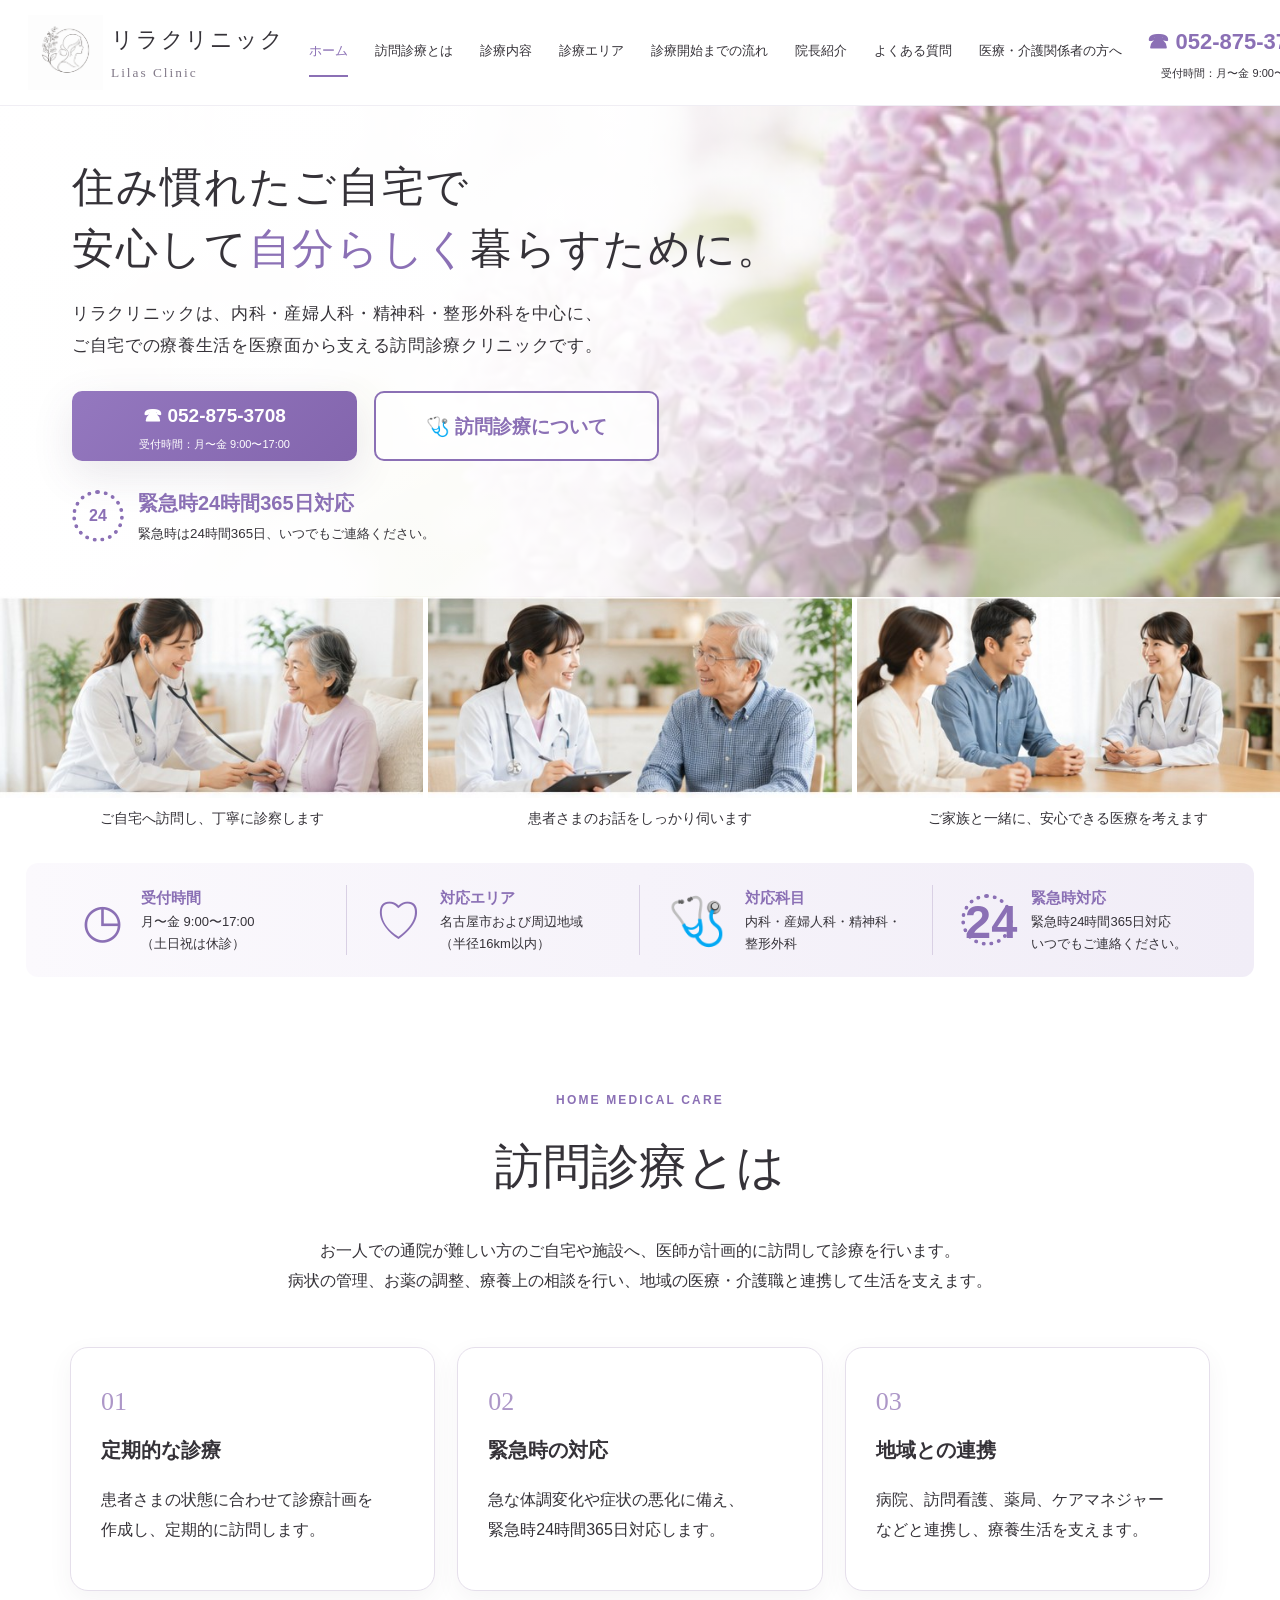
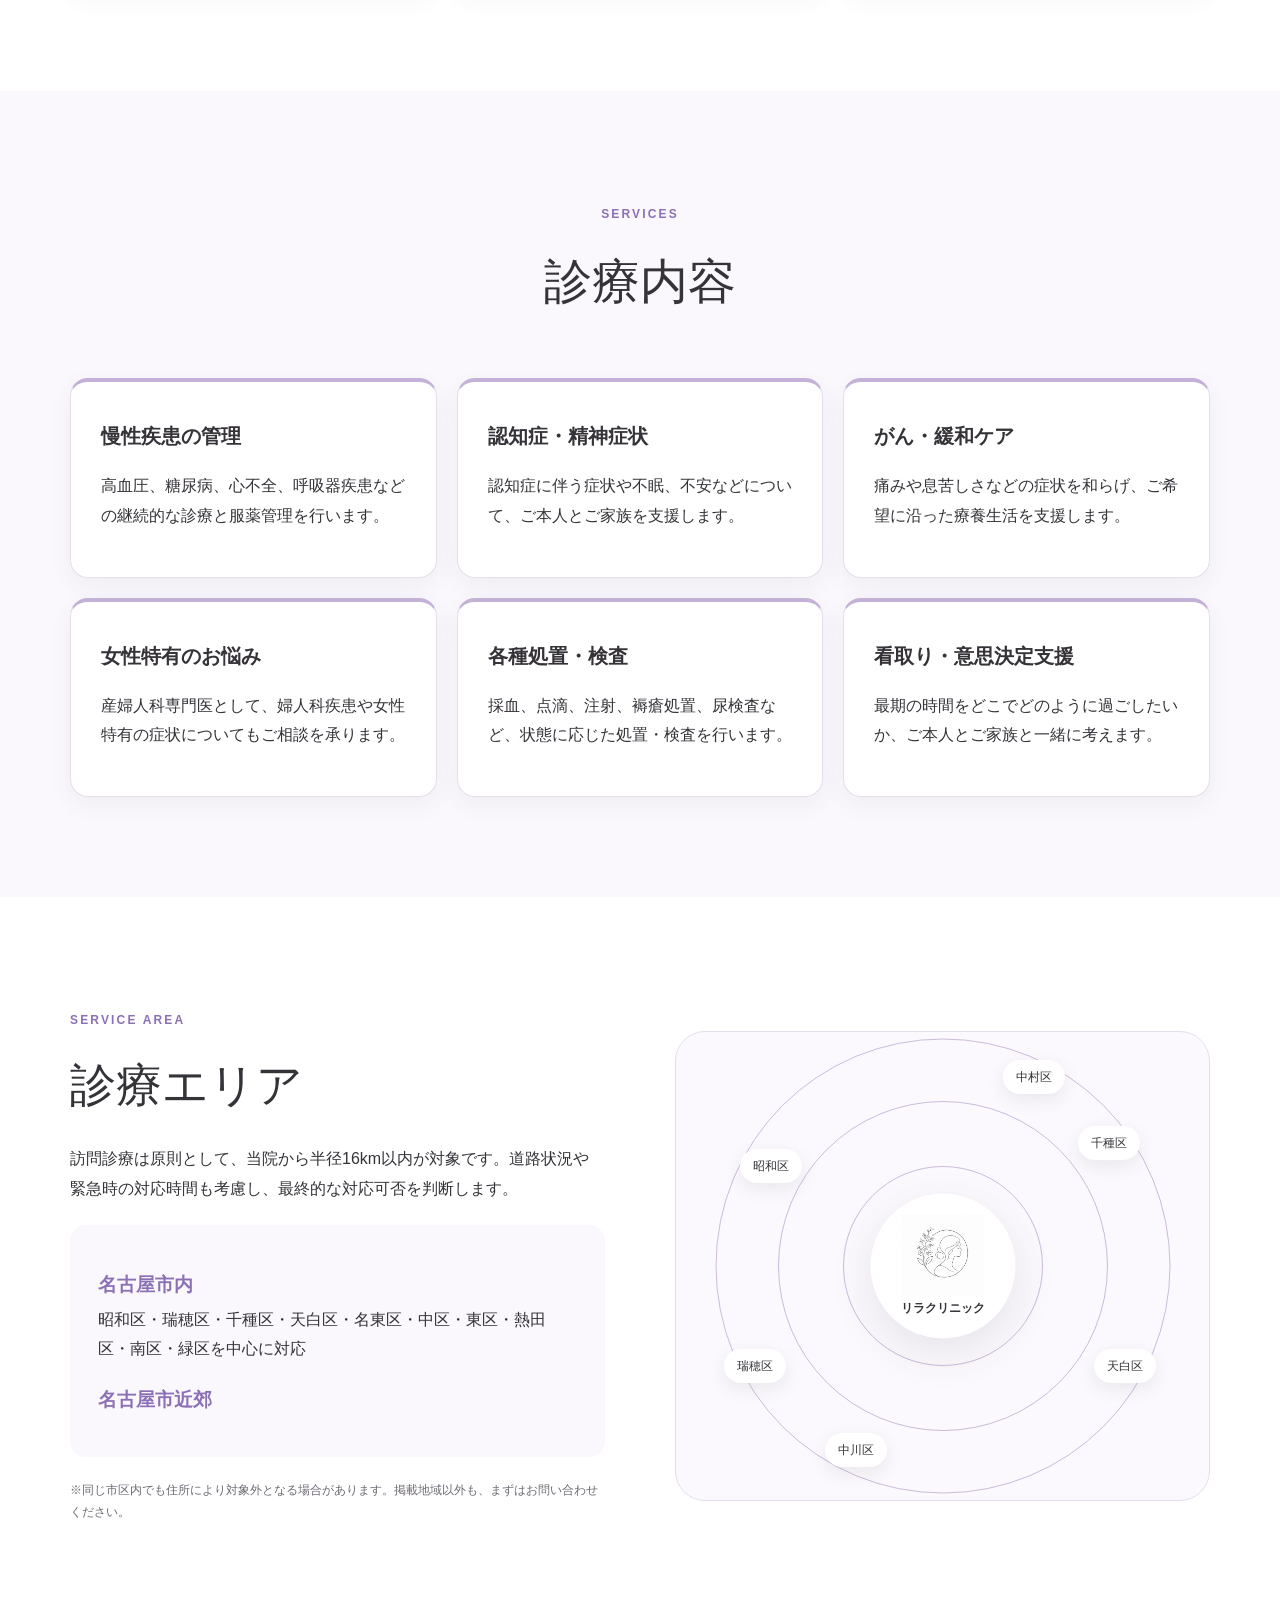
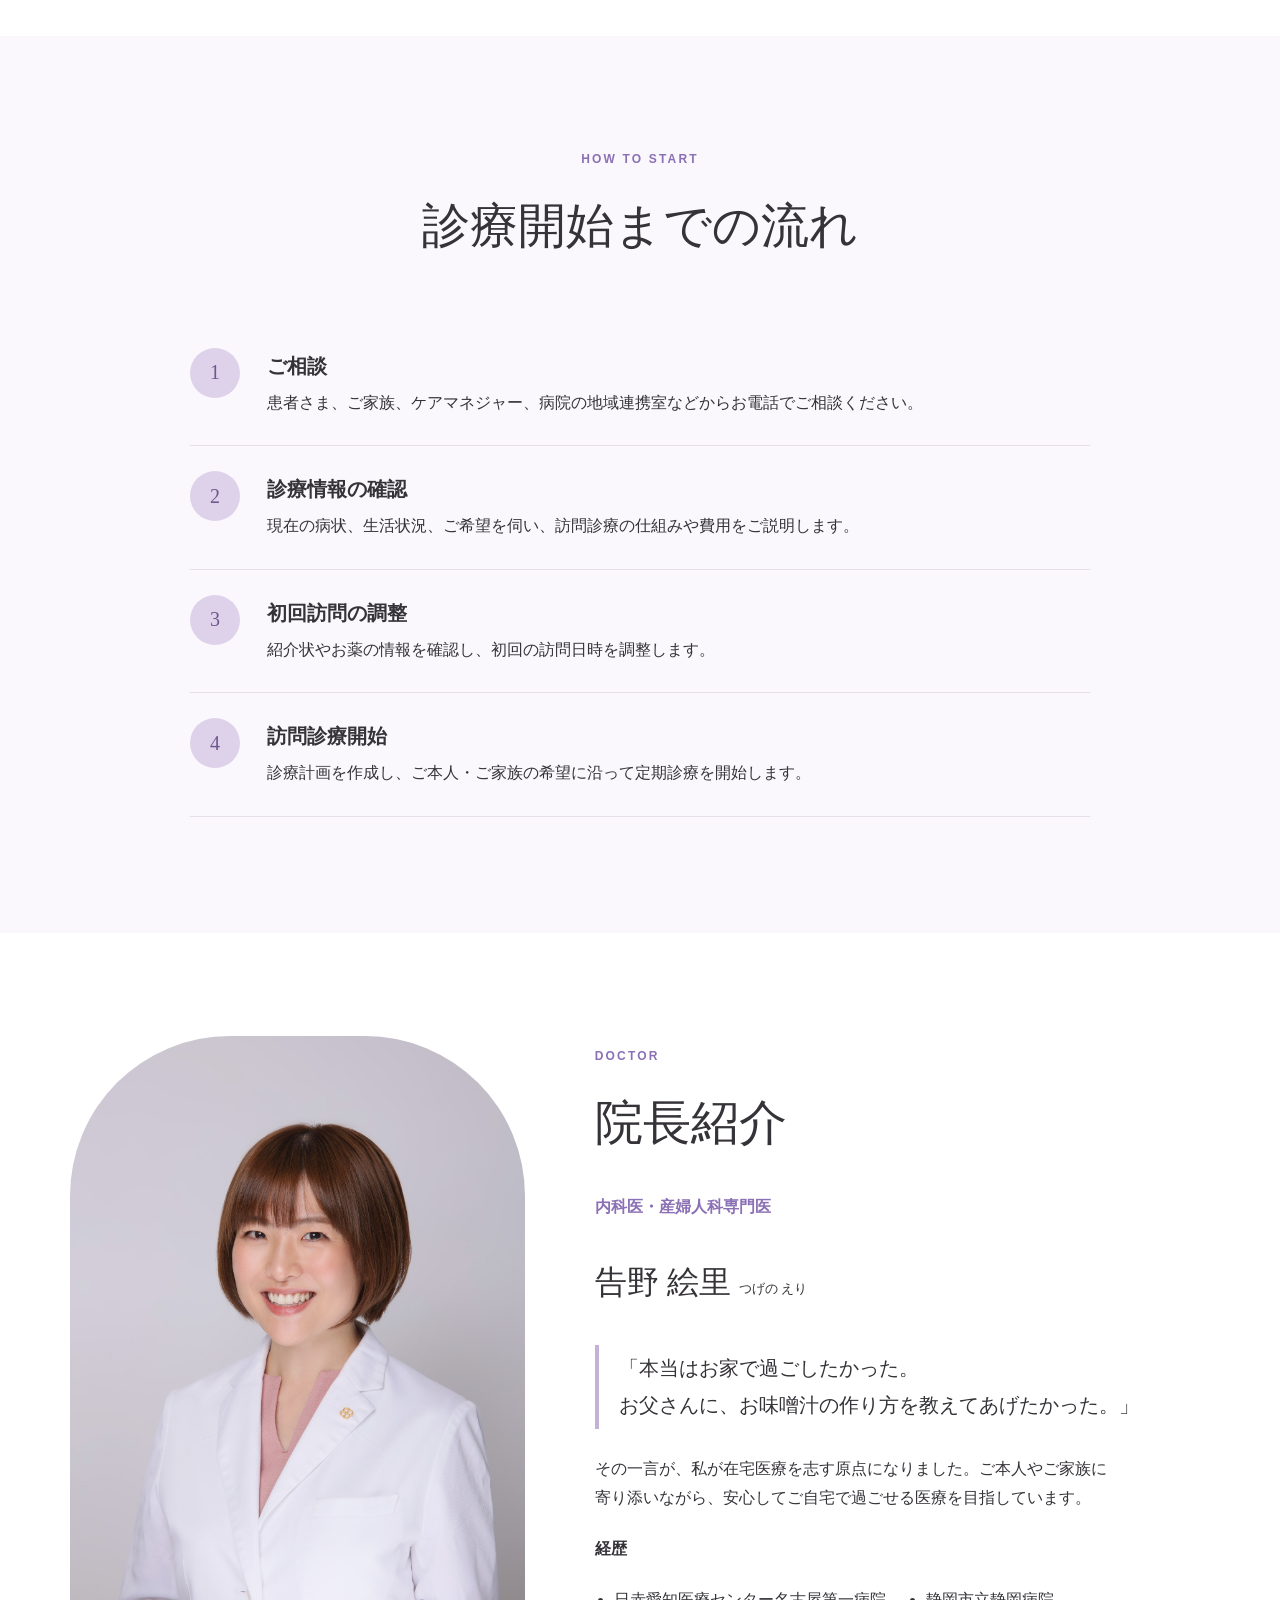
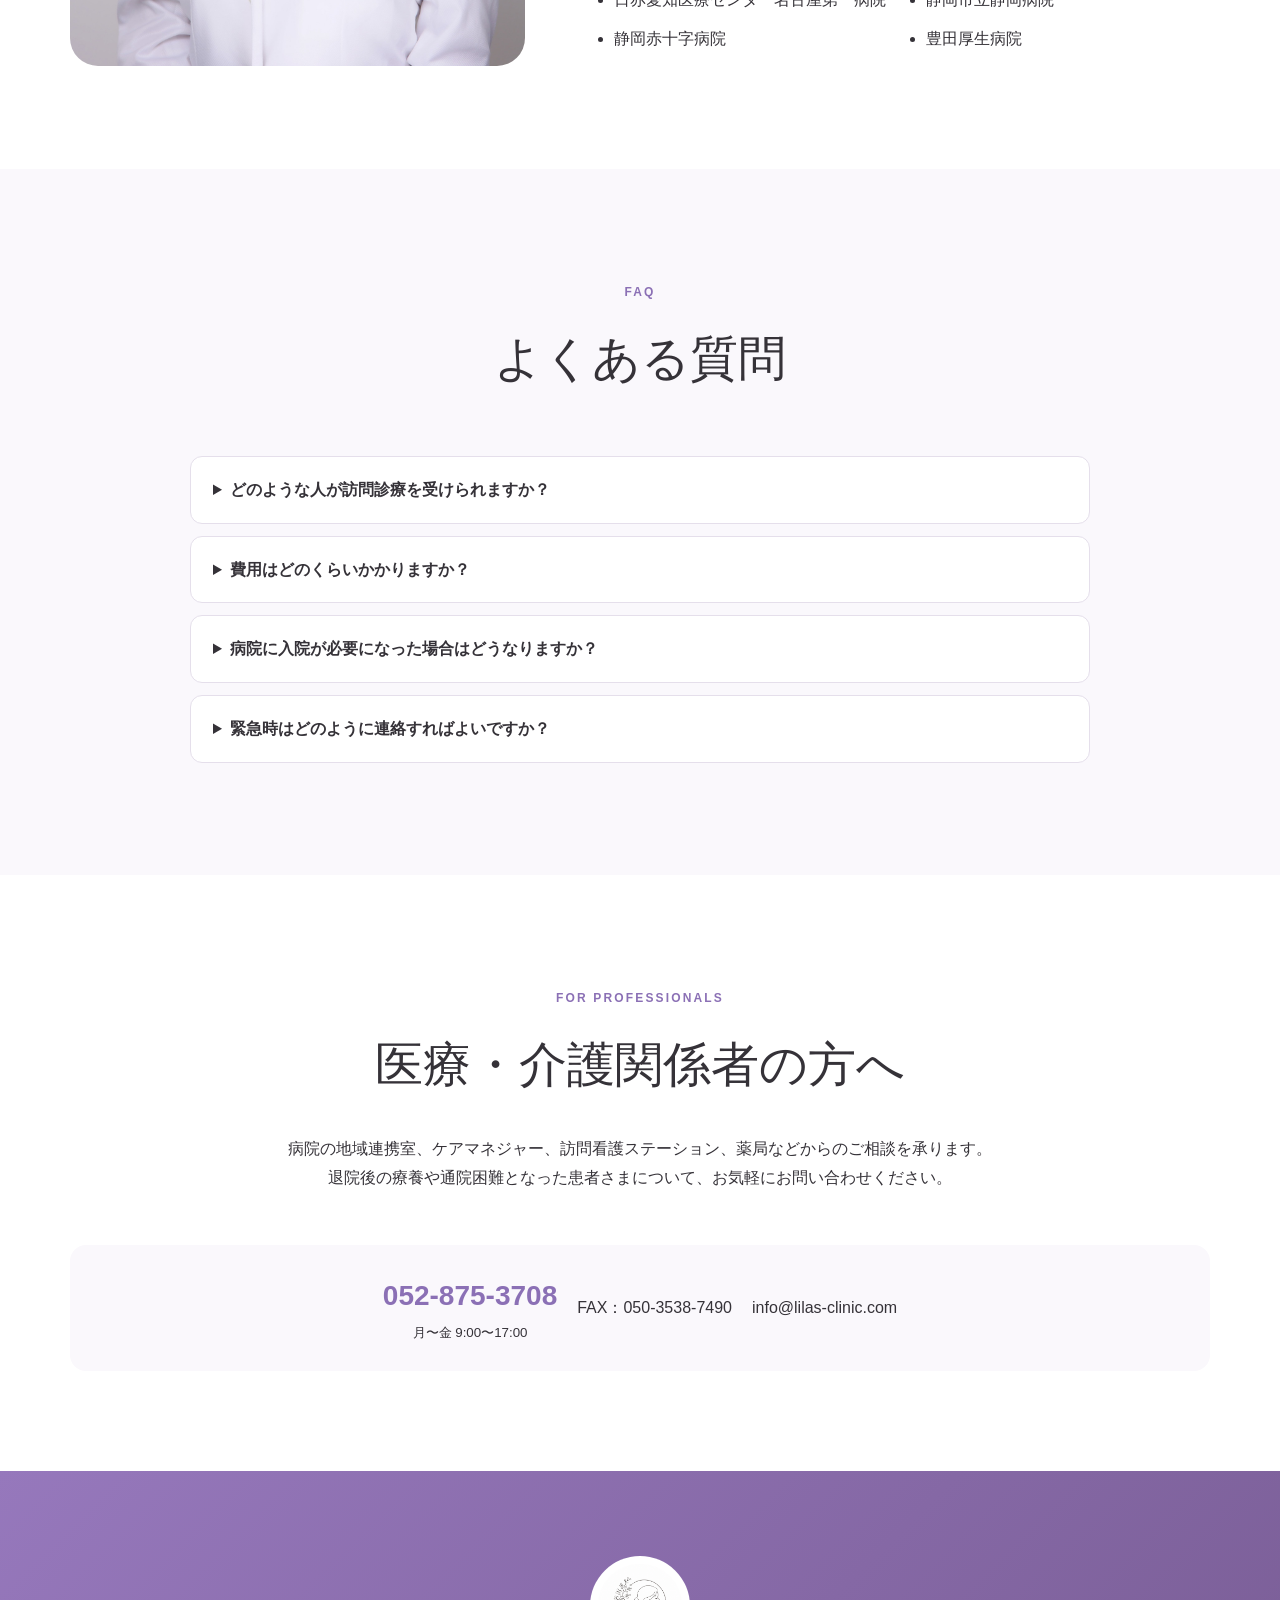
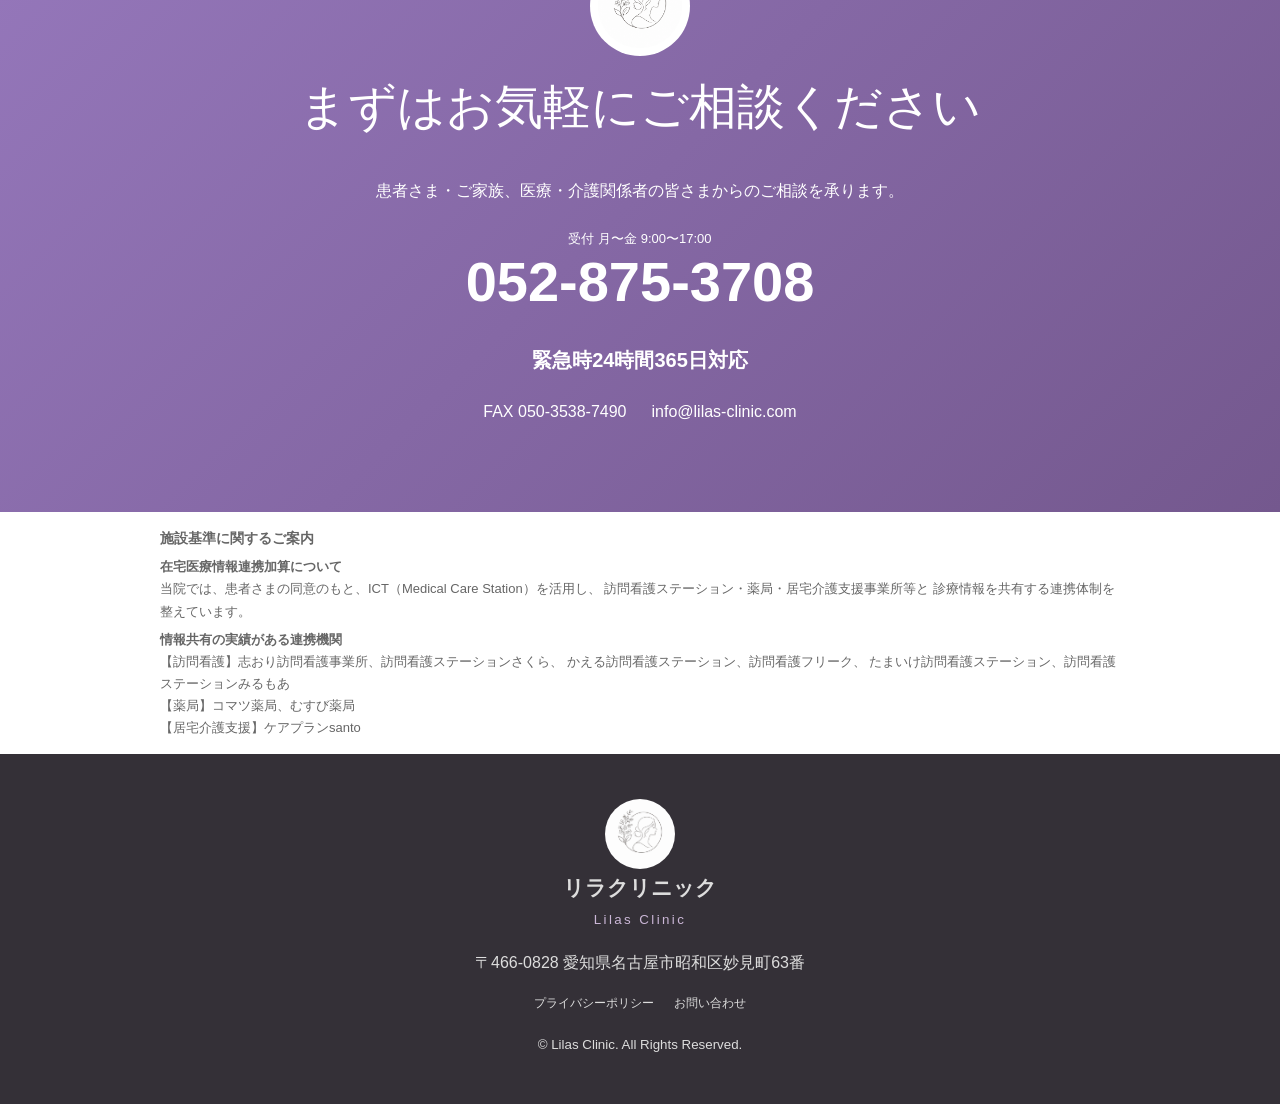
<file: index.html>
<!doctype html>
<html lang="ja">
<head><!-- Google tag (gtag.js) -->
<script async src="https://www.googletagmanager.com/gtag/js?id=G-0DVGQXZNG6"></script>
<script>
  window.dataLayer = window.dataLayer || [];
  function gtag(){dataLayer.push(arguments);}
  gtag('js', new Date());

  gtag('config', 'G-0DVGQXZNG6');
</script>
  <meta charset="utf-8">
  <meta name="viewport" content="width=device-width, initial-scale=1">
  <title>リラクリニック｜名古屋市昭和区の訪問診療</title>
  <meta name="description" content="名古屋市昭和区のリラクリニック。内科・産婦人科・精神科・整形外科の訪問診療。住み慣れたご自宅で安心して自分らしく暮らせるよう支援します。緊急時24時間365日対応。">
  <meta name="theme-color" content="#8d71b5">
  <link rel="canonical" href="https://lilas-clinic.com/">
  <link rel="icon" type="image/png" href="assets/favicon.png">
  <meta property="og:type" content="website">
  <meta property="og:title" content="リラクリニック｜名古屋市昭和区の訪問診療">
  <meta property="og:description" content="住み慣れたご自宅で、安心して自分らしく暮らすために。">
  <meta property="og:url" content="https://lilas-clinic.com/">
  <meta property="og:image" content="https://lilas-clinic.com/assets/og-image.jpg">
  <meta name="twitter:card" content="summary_large_image">
  <link rel="stylesheet" href="styles.css">
  <script type="application/ld+json">
  {
    "@context": "https://schema.org",
    "@type": "MedicalClinic",
    "name": "リラクリニック",
    "alternateName": "Lilas Clinic",
    "url": "https://lilas-clinic.com/",
    "telephone": "+81-52-875-3708",
    "email": "info@lilas-clinic.com",
    "address": {
      "@type": "PostalAddress",
      "postalCode": "466-0828",
      "addressRegion": "愛知県",
      "addressLocality": "名古屋市昭和区",
      "streetAddress": "妙見町63番",
      "addressCountry": "JP"
    },
    "medicalSpecialty": ["InternalMedicine", "Obstetric", "Psychiatric"],
    "openingHours": "Mo-Fr 09:00-17:00"
  }
  </script>
</head>
<body>
<a class="skip-link" href="#main">本文へ移動</a>

<header class="site-header">
  <div class="header-inner">
    <a class="brand" href="#top" aria-label="リラクリニック トップ">
      <img src="assets/logo.png" alt="" width="72" height="72">
      <span><strong>リラクリニック</strong><small>Lilas Clinic</small></span>
    </a>
    <nav class="desktop-nav" aria-label="メインメニュー">
      <a class="active" href="#top">ホーム</a>
      <a href="#homecare">訪問診療とは</a>
      <a href="#services">診療内容</a>
      <a href="#area">診療エリア</a>
      <a href="#flow">診療開始までの流れ</a>
      <a href="#doctor">院長紹介</a>
      <a href="#faq">よくある質問</a>
      <a href="#partners">医療・介護関係者の方へ</a>
    </nav>
    <a class="header-phone" href="tel:0528753708">
      <strong>☎ 052-875-3708</strong>
      <small>受付時間：月〜金 9:00〜17:00</small>
    </a>
    <a class="header-contact" href="mailto:info@lilas-clinic.com">✉ お問い合わせ</a>
    <button class="menu-button" aria-label="メニューを開く" aria-expanded="false">☰</button>
  </div>
  <nav class="mobile-nav" aria-label="モバイルメニュー">
    <a href="#homecare">訪問診療とは</a><a href="#services">診療内容</a>
    <a href="#area">診療エリア</a><a href="#flow">診療開始までの流れ</a>
    <a href="#doctor">院長紹介</a><a href="#faq">よくある質問</a>
    <a href="#partners">医療・介護関係者の方へ</a>
  </nav>
</header>

<main id="main">
  <section id="top" class="hero">
    <div class="hero-inner">
      <div class="hero-copy">
        <h1>住み慣れたご自宅で<br>安心して<span>自分らしく</span>暮らすために。</h1>
        <p>リラクリニックは、内科・産婦人科・精神科・整形外科を中心に、<br class="desktop-only">ご自宅での療養生活を医療面から支える訪問診療クリニックです。</p>
        <div class="hero-actions">
          <a class="button primary" href="tel:0528753708">☎ 052-875-3708<small>受付時間：月〜金 9:00〜17:00</small></a>
          <a class="button secondary" href="#homecare">🩺 訪問診療について</a>
        </div>
        <div class="emergency">
          <span class="emergency-icon">24</span>
          <div><strong>緊急時24時間365日対応</strong><small>緊急時は24時間365日、いつでもご連絡ください。</small></div>
        </div>
      </div>
    </div>
  </section>

  <section class="scene-strip" aria-label="リラクリニックの訪問診療">
    <figure><img src="assets/home-visit.jpg" alt="医師がご自宅で高齢の患者さまを診察するイメージ"><figcaption>ご自宅へ訪問し、丁寧に診察します</figcaption></figure>
    <figure><img src="assets/patient-talk.jpg" alt="医師が患者さまのお話を伺うイメージ"><figcaption>患者さまのお話をしっかり伺います</figcaption></figure>
    <figure><img src="assets/family-consult.jpg" alt="医師が患者さまとご家族に説明するイメージ"><figcaption>ご家族と一緒に、安心できる医療を考えます</figcaption></figure>
  </section>

  <section class="key-info" aria-label="基本情報">
    <div><span class="info-icon">◷</span><p><strong>受付時間</strong>月〜金 9:00〜17:00<br>（土日祝は休診）</p></div>
    <div><span class="info-icon">♡</span><p><strong>対応エリア</strong>名古屋市および周辺地域<br>（半径16km以内）</p></div>
    <div><span class="info-icon">🩺</span><p><strong>対応科目</strong>内科・産婦人科・精神科・整形外科<br></p></div>
    <div><span class="info-icon round">24</span><p><strong>緊急時対応</strong>緊急時24時間365日対応<br>いつでもご連絡ください。</p></div>
  </section>

  <section id="homecare" class="section">
    <div class="section-heading">
      <p class="eyebrow">HOME MEDICAL CARE</p>
      <h2>訪問診療とは</h2>
      <p>お一人での通院が難しい方のご自宅や施設へ、医師が計画的に訪問して診療を行います。<br>病状の管理、お薬の調整、療養上の相談を行い、地域の医療・介護職と連携して生活を支えます。</p>
    </div>
    <div class="three-cards">
      <article><span>01</span><h3>定期的な診療</h3><p>患者さまの状態に合わせて診療計画を<br>作成し、定期的に訪問します。</p></article>
      <article><span>02</span><h3>緊急時の対応</h3><p>急な体調変化や症状の悪化に備え、<br>緊急時24時間365日対応します。</p></article>
      <article><span>03</span><h3>地域との連携</h3><p>病院、訪問看護、薬局、ケアマネジャー<br>などと連携し、療養生活を支えます。</p></article>
    </div>
  </section>

  <section id="services" class="section tinted">
    <div class="section-heading">
      <p class="eyebrow">SERVICES</p><h2>診療内容</h2>
    </div>
    <div class="service-grid">
      <article><h3>慢性疾患の管理</h3><p>高血圧、糖尿病、心不全、呼吸器疾患などの継続的な診療と服薬管理を行います。</p></article>
      <article><h3>認知症・精神症状</h3><p>認知症に伴う症状や不眠、不安などについて、ご本人とご家族を支援します。</p></article>
      <article><h3>がん・緩和ケア</h3><p>痛みや息苦しさなどの症状を和らげ、ご希望に沿った療養生活を支援します。</p></article>
      <article><h3>女性特有のお悩み</h3><p>産婦人科専門医として、婦人科疾患や女性特有の症状についてもご相談を承ります。</p></article>
      <article><h3>各種処置・検査</h3><p>採血、点滴、注射、褥瘡処置、尿検査など、状態に応じた処置・検査を行います。</p></article>
      <article><h3>看取り・意思決定支援</h3><p>最期の時間をどこでどのように過ごしたいか、ご本人とご家族と一緒に考えます。</p></article>
    </div>
  </section>

  <section id="area" class="section area-section">
    <div class="area-copy">
      <p class="eyebrow">SERVICE AREA</p><h2>診療エリア</h2>
      <p>訪問診療は原則として、当院から半径16km以内が対象です。道路状況や緊急時の対応時間も考慮し、最終的な対応可否を判断します。</p>
      <div class="area-box">
        <h3>名古屋市内</h3>
        <p>昭和区・瑞穂区・千種区・天白区・名東区・中区・東区・熱田区・南区・緑区を中心に対応</p>
        <h3>名古屋市近郊</h3>
        <p></p>
      </div>
      <p class="note">※同じ市区内でも住所により対象外となる場合があります。掲載地域以外も、まずはお問い合わせください。</p>
    </div>
    <div class="area-graphic" aria-label="リラクリニックから半径16km圏内のイメージ">
      <div class="ring r1"></div><div class="ring r2"></div><div class="ring r3"></div>
      <div class="clinic-pin"><img src="assets/logo.png" alt=""><strong>リラクリニック</strong></div>
      <span class="tag tag1">昭和区</span><span class="tag tag2">瑞穂区</span>
      <span class="tag tag3">千種区</span><span class="tag tag4">天白区</span>
      <span class="tag tag5">中村区</span><span class="tag tag6">中川区</span>
    </div>
  </section>

  <section id="flow" class="section tinted">
    <div class="section-heading"><p class="eyebrow">HOW TO START</p><h2>診療開始までの流れ</h2></div>
    <ol class="flow-list">
      <li><span>1</span><div><h3>ご相談</h3><p>患者さま、ご家族、ケアマネジャー、病院の地域連携室などからお電話でご相談ください。</p></div></li>
      <li><span>2</span><div><h3>診療情報の確認</h3><p>現在の病状、生活状況、ご希望を伺い、訪問診療の仕組みや費用をご説明します。</p></div></li>
      <li><span>3</span><div><h3>初回訪問の調整</h3><p>紹介状やお薬の情報を確認し、初回の訪問日時を調整します。</p></div></li>
      <li><span>4</span><div><h3>訪問診療開始</h3><p>診療計画を作成し、ご本人・ご家族の希望に沿って定期診療を開始します。</p></div></li>
    </ol>
  </section>

  <section id="doctor" class="section doctor-section">
    <div class="doctor-photo"><img src="assets/director.jpg" alt="リラクリニック院長 告野絵里"></div>
    <div class="doctor-copy">
      <p class="eyebrow">DOCTOR</p><h2>院長紹介</h2>
      <p class="role">内科医・産婦人科専門医</p>
      <h3>告野 絵里 <small>つげの えり</small></h3>
      <blockquote>「本当はお家で過ごしたかった。<br>お父さんに、お味噌汁の作り方を教えてあげたかった。」</blockquote>
      <p>その一言が、私が在宅医療を志す原点になりました。ご本人やご家族に<br>寄り添いながら、安心してご自宅で過ごせる医療を目指しています。</p>
      <h4>経歴</h4>
      <ul class="career">
        <li>日赤愛知医療センター名古屋第一病院</li>
        <li>静岡市立静岡病院</li>
        <li>静岡赤十字病院</li>
        <li>豊田厚生病院</li>
      </ul>
    </div>
  </section>

  <section id="faq" class="section tinted">
    <div class="section-heading"><p class="eyebrow">FAQ</p><h2>よくある質問</h2></div>
    <div class="faq-list">
      <details><summary>どのような人が訪問診療を受けられますか？</summary><p>病気や障害などにより、お一人での通院が難しい方が対象です。年齢や病名だけで決まるものではないため、まずはご相談ください。</p></details>
      <details><summary>費用はどのくらいかかりますか？</summary><p>健康保険・介護保険の負担割合、訪問回数、処置内容などにより異なります。状況を確認したうえで事前にご説明します。</p></details>
      <details><summary>病院に入院が必要になった場合はどうなりますか？</summary><p>連携医療機関やご希望の病院と相談し、必要な診療情報を提供して入院につなげます。</p></details>
      <details><summary>緊急時はどのように連絡すればよいですか？</summary><p>訪問診療開始時に、緊急時の連絡方法をご案内します。緊急時は24時間365日対応します。</p></details>
    </div>
  </section>

  <section id="partners" class="section partners">
    <div class="section-heading"><p class="eyebrow">FOR PROFESSIONALS</p><h2>医療・介護関係者の方へ</h2>
      <p>病院の地域連携室、ケアマネジャー、訪問看護ステーション、薬局などからのご相談を承ります。<br>退院後の療養や通院困難となった患者さまについて、お気軽にお問い合わせください。</p>
    </div>
    <div class="partner-contact">
      <a href="tel:0528753708"><strong>052-875-3708</strong><small>月〜金 9:00〜17:00</small></a>
      <span>FAX：050-3538-7490</span>
      <a href="mailto:info@lilas-clinic.com">info@lilas-clinic.com</a>
    </div>
  </section>

  <section class="contact-section">
    <img src="assets/logo.png" alt="">
    <h2>まずはお気軽にご相談ください</h2>
    <p>患者さま・ご家族、医療・介護関係者の皆さまからのご相談を承ります。</p>
    <a class="large-phone" href="tel:0528753708"><small>受付 月〜金 9:00〜17:00</small>052-875-3708</a>
    <strong>緊急時24時間365日対応</strong>
    <div><span>FAX 050-3538-7490</span><a href="mailto:info@lilas-clinic.com">info@lilas-clinic.com</a></div>
  </section>

<!-- 在宅医療情報連携加算に関する掲示 -->
<section id="medical-info-sharing"
  style="max-width:1000px; margin:0 auto; padding:15px 20px;
  font-size:13px; line-height:1.7; color:#666;">

  <h2 style="font-size:14px; font-weight:600; margin:0 0 6px;">
    施設基準に関するご案内
  </h2>

  <p style="margin:0 0 6px;">
    <strong>在宅医療情報連携加算について</strong><br>
    当院では、患者さまの同意のもと、ICT（Medical Care Station）を活用し、
    訪問看護ステーション・薬局・居宅介護支援事業所等と
    診療情報を共有する連携体制を整えています。
  </p>

  <p style="margin:0;">
    <strong>情報共有の実績がある連携機関</strong><br>
    【訪問看護】志おり訪問看護事業所、訪問看護ステーションさくら、
    かえる訪問看護ステーション、訪問看護フリーク、
    たまいけ訪問看護ステーション、訪問看護ステーションみるもあ<br>
    【薬局】コマツ薬局、むすび薬局<br>
    【居宅介護支援】ケアプランsanto
  </p>

</section>
<!-- 掲示ここまで -->
</main>

<footer>
  <div class="footer-brand"><img src="assets/logo.png" alt=""><strong>リラクリニック</strong><small>Lilas Clinic</small></div>
  <address>〒466-0828 愛知県名古屋市昭和区妙見町63番</address>
  <nav><a href="privacy.html">プライバシーポリシー</a><a href="mailto:info@lilas-clinic.com">お問い合わせ</a></nav>
  <small>© Lilas Clinic. All Rights Reserved.</small>
</footer>

<a class="floating-phone" href="tel:0528753708" aria-label="電話で相談">☎<small>電話相談</small></a>
<script src="script.js"></script>
</body>
</html>
</file>
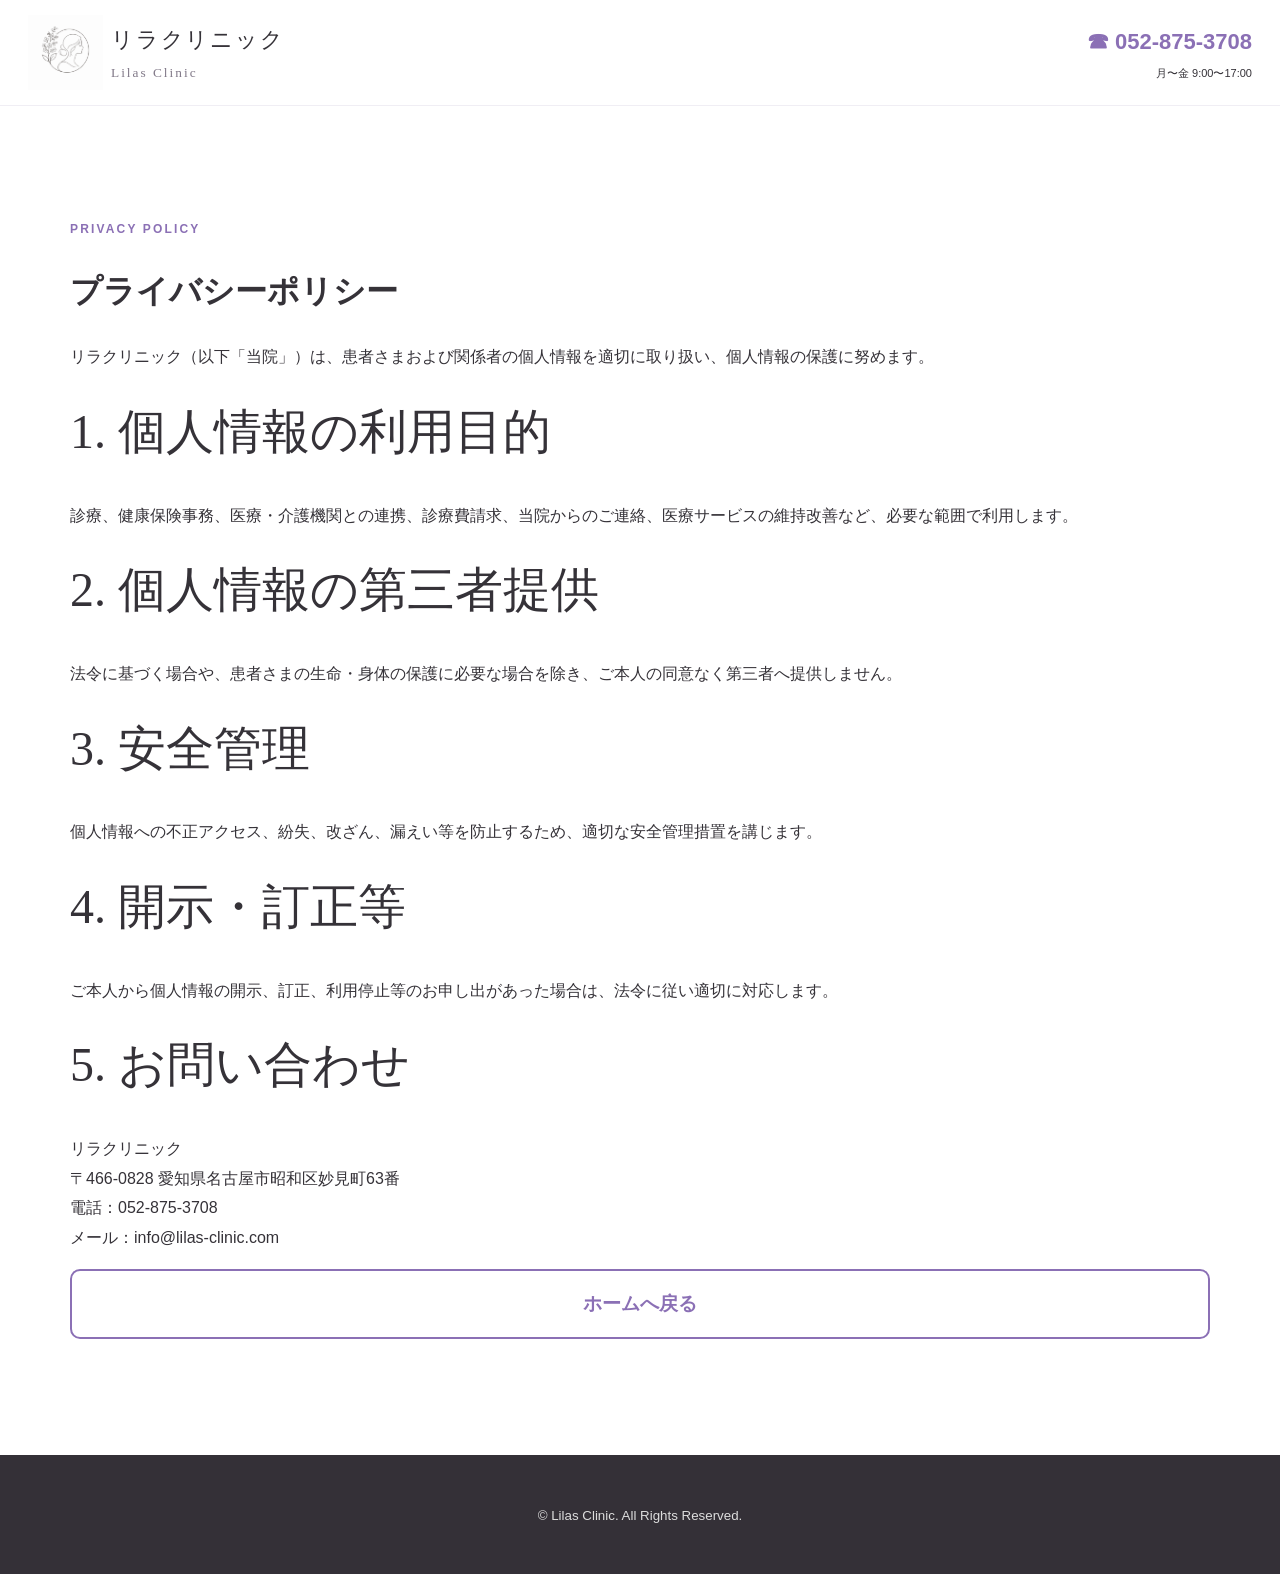
<file: privacy.html>
<!doctype html>
<html lang="ja">
<head><!-- Google tag (gtag.js) -->
<script async src="https://www.googletagmanager.com/gtag/js?id=G-0DVGQXZNG6"></script>
<script>
  window.dataLayer = window.dataLayer || [];
  function gtag(){dataLayer.push(arguments);}
  gtag('js', new Date());

  gtag('config', 'G-0DVGQXZNG6');
</script>
<meta charset="utf-8"><meta name="viewport" content="width=device-width,initial-scale=1">
<title>プライバシーポリシー｜リラクリニック</title>
<meta name="description" content="リラクリニックのプライバシーポリシーです。">
<link rel="canonical" href="https://lilas-clinic.com/privacy.html">
<link rel="icon" type="image/png" href="assets/favicon.png">
<link rel="stylesheet" href="styles.css">
</head>
<body>
<header class="site-header"><div class="header-inner">
<a class="brand" href="index.html"><img src="assets/logo.png" alt=""><span><strong>リラクリニック</strong><small>Lilas Clinic</small></span></a>
<a class="header-phone" href="tel:0528753708"><strong>☎ 052-875-3708</strong><small>月〜金 9:00〜17:00</small></a>
</div></header>
<main class="section">
<p class="eyebrow">PRIVACY POLICY</p><h1>プライバシーポリシー</h1>
<p>リラクリニック（以下「当院」）は、患者さまおよび関係者の個人情報を適切に取り扱い、個人情報の保護に努めます。</p>
<h2>1. 個人情報の利用目的</h2>
<p>診療、健康保険事務、医療・介護機関との連携、診療費請求、当院からのご連絡、医療サービスの維持改善など、必要な範囲で利用します。</p>
<h2>2. 個人情報の第三者提供</h2>
<p>法令に基づく場合や、患者さまの生命・身体の保護に必要な場合を除き、ご本人の同意なく第三者へ提供しません。</p>
<h2>3. 安全管理</h2>
<p>個人情報への不正アクセス、紛失、改ざん、漏えい等を防止するため、適切な安全管理措置を講じます。</p>
<h2>4. 開示・訂正等</h2>
<p>ご本人から個人情報の開示、訂正、利用停止等のお申し出があった場合は、法令に従い適切に対応します。</p>
<h2>5. お問い合わせ</h2>
<p>リラクリニック<br>〒466-0828 愛知県名古屋市昭和区妙見町63番<br>
電話：052-875-3708<br>メール：info@lilas-clinic.com</p>
<p><a class="button secondary" href="index.html">ホームへ戻る</a></p>
</main>
<footer><small>© Lilas Clinic. All Rights Reserved.</small></footer>
</body></html>
</file>
<file: styles.css>
:root{
  --purple:#8b70b5;--purple-dark:#6f588f;--lavender:#eee8f7;--pale:#faf8fc;
  --ink:#353238;--muted:#6e6973;--line:#e5dfeb;--white:#fff;
  --shadow:0 14px 42px rgba(83,65,102,.12);
}
*{box-sizing:border-box}html{scroll-behavior:smooth;scroll-padding-top:90px}
body{margin:0;color:var(--ink);font-family:-apple-system,BlinkMacSystemFont,"Hiragino Kaku Gothic ProN","Yu Gothic",Meiryo,sans-serif;line-height:1.85;background:#fff}
img{max-width:100%;display:block}a{color:inherit;text-decoration:none}
.skip-link{position:absolute;left:-9999px}.skip-link:focus{left:16px;top:16px;z-index:100;background:#fff;padding:10px}
.site-header{position:sticky;top:0;z-index:50;background:rgba(255,255,255,.96);backdrop-filter:blur(12px);border-bottom:1px solid rgba(110,88,143,.10)}
.header-inner{height:105px;padding:0 28px;display:flex;align-items:center;gap:25px;max-width:1600px;margin:auto}
.brand{display:flex;align-items:center;gap:8px;margin-right:auto;flex-shrink:0}.brand img{width:75px;height:75px;object-fit:contain}
.brand strong{display:block;font-family:"Yu Mincho","Hiragino Mincho ProN",serif;font-size:22px;letter-spacing:.08em;font-weight:500}.brand small{display:block;font-family:serif;letter-spacing:.15em;color:#817988}
.desktop-nav{display:flex;gap:27px;font-size:13px;white-space:nowrap}.desktop-nav a{padding:11px 0;border-bottom:2px solid transparent}.desktop-nav a:hover,.desktop-nav .active{color:var(--purple);border-color:var(--purple)}
.header-phone{display:flex;flex-direction:column;align-items:flex-end;color:var(--purple);white-space:nowrap}.header-phone strong{font-size:22px}.header-phone small{color:var(--ink);font-size:11px}
.header-contact{background:var(--purple);color:#fff;border-radius:8px;padding:18px 20px;white-space:nowrap}.menu-button{display:none;border:0;background:none;font-size:27px}.mobile-nav{display:none}
.hero{background-image:linear-gradient(90deg,rgba(255,255,255,.99) 0%,rgba(255,255,255,.93) 48%,rgba(255,255,255,.18) 72%),url("assets/hero-lilac.jpg");background-size:cover;background-position:center right}
.hero-inner{min-height:475px;max-width:1450px;margin:auto;padding:50px 72px;display:flex;align-items:center}.hero-copy{max-width:870px}
.hero h1{margin:0 0 18px;font-family:"Yu Mincho","Hiragino Mincho ProN",serif;font-size:clamp(38px,4.35vw,42px);font-weight:400;line-height:1.48;letter-spacing:.04em}.hero h1 span{color:var(--purple)}
.hero-copy>p{font-size:17px;letter-spacing:.04em}.hero-actions{display:flex;gap:17px;margin:30px 0 24px}.button{min-width:285px;min-height:70px;border-radius:10px;display:flex;align-items:center;justify-content:center;flex-direction:column;font-weight:700;font-size:19px}.button small{font-size:11px;font-weight:400}.primary{background:linear-gradient(135deg,#9478bf,#8365ad);color:#fff;box-shadow:var(--shadow)}.secondary{border:2px solid var(--purple);color:var(--purple);background:rgba(255,255,255,.78)}
.emergency{display:flex;align-items:center;gap:14px;color:var(--purple)}.emergency-icon,.info-icon.round{width:52px;height:52px;border:4px dotted var(--purple);border-radius:50%;display:grid;place-items:center;font-weight:800}.emergency strong{display:block;font-size:20px}.emergency small{display:block;color:var(--ink)}
.scene-strip{display:grid;grid-template-columns:repeat(3,1fr);gap:5px;background:#fff}.scene-strip figure{margin:0;min-width:0}.scene-strip img{width:100%;aspect-ratio:2.1/1;object-fit:cover}.scene-strip figcaption{text-align:center;padding:8px 12px 13px;font-size:14px}
.key-info{margin:18px 26px 0;border-radius:12px;background:linear-gradient(90deg,#fbf9fd,#f1edf7);display:grid;grid-template-columns:repeat(4,1fr);padding:22px 28px;gap:0}.key-info>div{display:flex;align-items:center;gap:18px;padding:0 28px;border-right:1px solid #d9d0e4}.key-info>div:last-child{border:0}.info-icon{font-size:47px;color:var(--purple);line-height:1}.key-info p{margin:0;font-size:13px;line-height:1.7}.key-info strong{display:block;color:var(--purple);font-size:15px}
.section{max-width:1200px;margin:auto;padding:100px 30px}.section-heading{text-align:center;max-width:780px;margin:0 auto 52px}.eyebrow{color:var(--purple);font-weight:700;font-size:12px;letter-spacing:.18em}.section h2,.contact-section h2{font-family:"Yu Mincho","Hiragino Mincho ProN",serif;font-size:clamp(31px,4vw,48px);font-weight:400;margin:.15em 0 .5em}
.tinted{max-width:none;background:var(--pale)}.tinted>*{max-width:1140px;margin-left:auto;margin-right:auto}
.three-cards{display:grid;grid-template-columns:repeat(3,1fr);gap:22px}.three-cards article,.service-grid article{border:1px solid var(--line);border-radius:18px;padding:30px;background:#fff;box-shadow:0 8px 25px rgba(78,60,92,.06)}.three-cards span{font-family:serif;font-size:26px;color:#ad97c8}.three-cards h3,.service-grid h3{font-size:20px;margin:6px 0}
.service-grid{display:grid;grid-template-columns:repeat(3,1fr);gap:20px}.service-grid article{border-top:4px solid #c3b1d7}
.area-section{display:grid;grid-template-columns:1fr 1fr;gap:70px;align-items:center}.area-copy h2{font-family:"Yu Mincho",serif;font-size:46px;font-weight:400;margin:.2em 0}.area-box{background:var(--pale);padding:24px 28px;border-radius:16px;margin:22px 0}.area-box h3{color:var(--purple);margin-bottom:2px}.area-box p{margin-top:0}.note{font-size:12px;color:var(--muted)}
.area-graphic{height:470px;position:relative;background:#fbf9fd;border:1px solid var(--line);border-radius:30px;overflow:hidden}.ring{position:absolute;left:50%;top:50%;transform:translate(-50%,-50%);border:1px solid #cbbbdc;border-radius:50%}.r1{width:200px;height:200px}.r2{width:330px;height:330px}.r3{width:455px;height:455px}.clinic-pin{position:absolute;z-index:2;left:50%;top:50%;transform:translate(-50%,-50%);background:#fff;border-radius:50%;width:145px;height:145px;display:flex;flex-direction:column;align-items:center;justify-content:center;box-shadow:var(--shadow);font-size:12px}.clinic-pin img{width:82px}.tag{position:absolute;background:#fff;padding:6px 13px;border-radius:999px;font-size:12px;box-shadow:0 6px 18px rgba(70,50,80,.09)}.tag1{left:12%;top:25%}.tag2{left:9%;bottom:25%}.tag3{right:13%;top:20%}.tag4{right:10%;bottom:25%}.tag5{right:27%;top:6%}.tag6{left:28%;bottom:7%}
.flow-list{list-style:none;padding:0;max-width:900px!important}.flow-list li{display:grid;grid-template-columns:55px 1fr;gap:22px;padding:25px 0;border-bottom:1px solid var(--line)}.flow-list li>span{width:50px;height:50px;border-radius:50%;background:#ded2ea;color:var(--purple-dark);display:grid;place-items:center;font-family:serif;font-size:20px}.flow-list h3{margin:0;font-size:20px}.flow-list p{margin:3px 0}
.doctor-section{display:grid;grid-template-columns:.85fr 1.15fr;gap:70px;align-items:center}.doctor-photo{border-radius:160px 160px 28px 28px;overflow:hidden;max-height:630px}.doctor-photo img{width:100%;height:100%;object-fit:cover;object-position:center top}.role{color:var(--purple);font-weight:700}.doctor-copy h3{font-family:"Yu Mincho",serif;font-size:32px;font-weight:400}.doctor-copy h3 small{font-family:sans-serif;font-size:13px}.doctor-copy blockquote{border-left:4px solid #c4b1d8;margin:25px 0;padding:5px 0 5px 20px;font-family:"Yu Mincho",serif;font-size:20px}.career{display:grid;grid-template-columns:1fr 1fr;gap:9px 28px;padding-left:1.2em}.career li:first-child{grid-column:1/2}
.faq-list{max-width:900px!important}.faq-list details{background:#fff;border:1px solid var(--line);border-radius:12px;margin:12px 0;padding:18px 22px}.faq-list summary{cursor:pointer;font-weight:700}.faq-list p{margin-bottom:0}
.partners{text-align:center}.partner-contact{display:flex;justify-content:center;align-items:center;flex-wrap:wrap;gap:20px;background:var(--pale);padding:25px;border-radius:16px}.partner-contact a:first-child{display:flex;flex-direction:column;color:var(--purple)}.partner-contact a:first-child strong{font-size:28px}.partner-contact small{color:var(--ink)}
.contact-section{text-align:center;background:linear-gradient(135deg,#9678bc,#74588e);color:#fff;padding:85px 25px}.contact-section>img{width:100px;margin:auto;background:#fff;border-radius:50%;padding:8px}.contact-section p{max-width:700px;margin:0 auto}.large-phone{display:flex;flex-direction:column;width:max-content;margin:25px auto;font-size:clamp(32px,5vw,56px);font-weight:700;line-height:1.25}.large-phone small{font-size:13px;font-weight:400}.contact-section>strong{display:block;font-size:20px}.contact-section>div{display:flex;gap:25px;justify-content:center;margin-top:18px}
footer{text-align:center;background:#343037;color:#ddd;padding:45px 25px}.footer-brand img{width:70px;margin:auto;background:#fff;border-radius:50%}.footer-brand strong,.footer-brand small{display:block}.footer-brand strong{font-family:"Yu Mincho",serif;font-size:21px}.footer-brand small{letter-spacing:.18em;color:#cbb7d7}footer address{font-style:normal;margin:15px}footer nav{display:flex;justify-content:center;gap:20px;margin-bottom:15px;font-size:12px}.floating-phone{display:none}
@media(max-width:1250px){.desktop-nav{gap:15px;font-size:12px}.header-contact{display:none}}
@media(max-width:980px){.desktop-nav,.header-phone{display:none}.menu-button{display:block}.header-inner{height:78px}.brand img{width:58px;height:58px}.mobile-nav.open{display:grid;grid-template-columns:1fr 1fr;gap:12px;padding:16px 24px 25px;background:#fff}.hero-inner{padding:45px 28px;min-height:500px}.hero{background-image:linear-gradient(90deg,rgba(255,255,255,.98),rgba(255,255,255,.82)),url("assets/hero-lilac.jpg")}.scene-strip{grid-template-columns:1fr}.scene-strip img{aspect-ratio:2.3/1}.key-info{grid-template-columns:1fr 1fr}.key-info>div{border-bottom:1px solid #d9d0e4;padding:15px}.key-info>div:nth-child(2){border-right:0}.three-cards,.service-grid,.area-section,.doctor-section{grid-template-columns:1fr}.section{padding:75px 24px}.area-section,.doctor-section{gap:45px}.doctor-photo{max-width:500px;margin:auto}.floating-phone{position:fixed;right:15px;bottom:15px;z-index:60;width:72px;height:72px;border-radius:50%;background:var(--purple);color:#fff;display:flex;align-items:center;justify-content:center;flex-direction:column;box-shadow:var(--shadow);font-size:22px}.floating-phone small{font-size:10px}.career{grid-template-columns:1fr}}
@media(max-width:600px){.brand strong{font-size:18px}.brand small{font-size:10px}.header-inner{padding:0 15px}.hero-inner{padding:42px 20px}.hero h1{font-size:28px}.hero-copy>p{font-size:15px}.desktop-only{display:none}.hero-actions{flex-direction:column}.button{min-width:0;width:100%}.emergency strong{font-size:17px}.scene-strip img{aspect-ratio:1.65/1}.key-info{grid-template-columns:1fr;margin:15px 12px 0;padding:12px}.key-info>div{border-right:0}.three-cards,.service-grid{grid-template-columns:1fr}.area-graphic{height:350px}.r3{width:350px;height:350px}.contact-section>div{flex-direction:column;gap:4px}.section{padding:65px 20px}}
</file>
